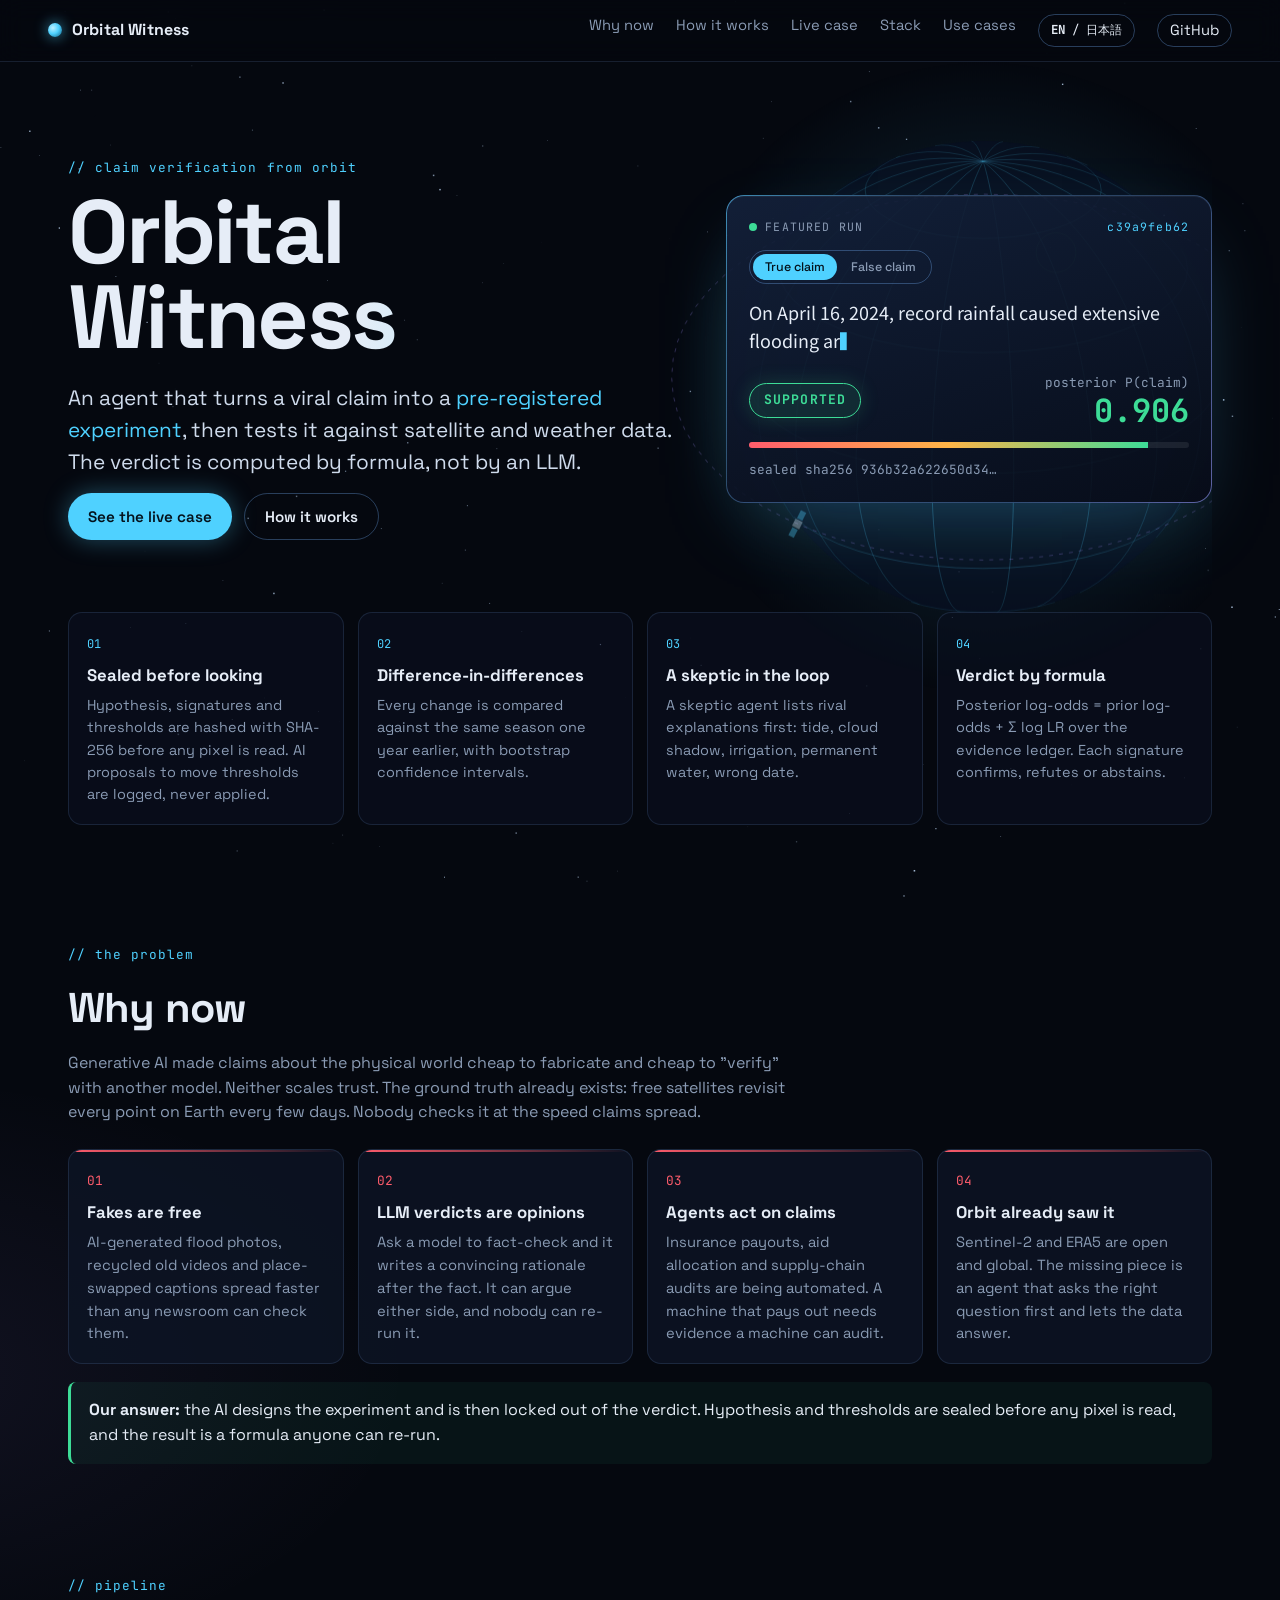
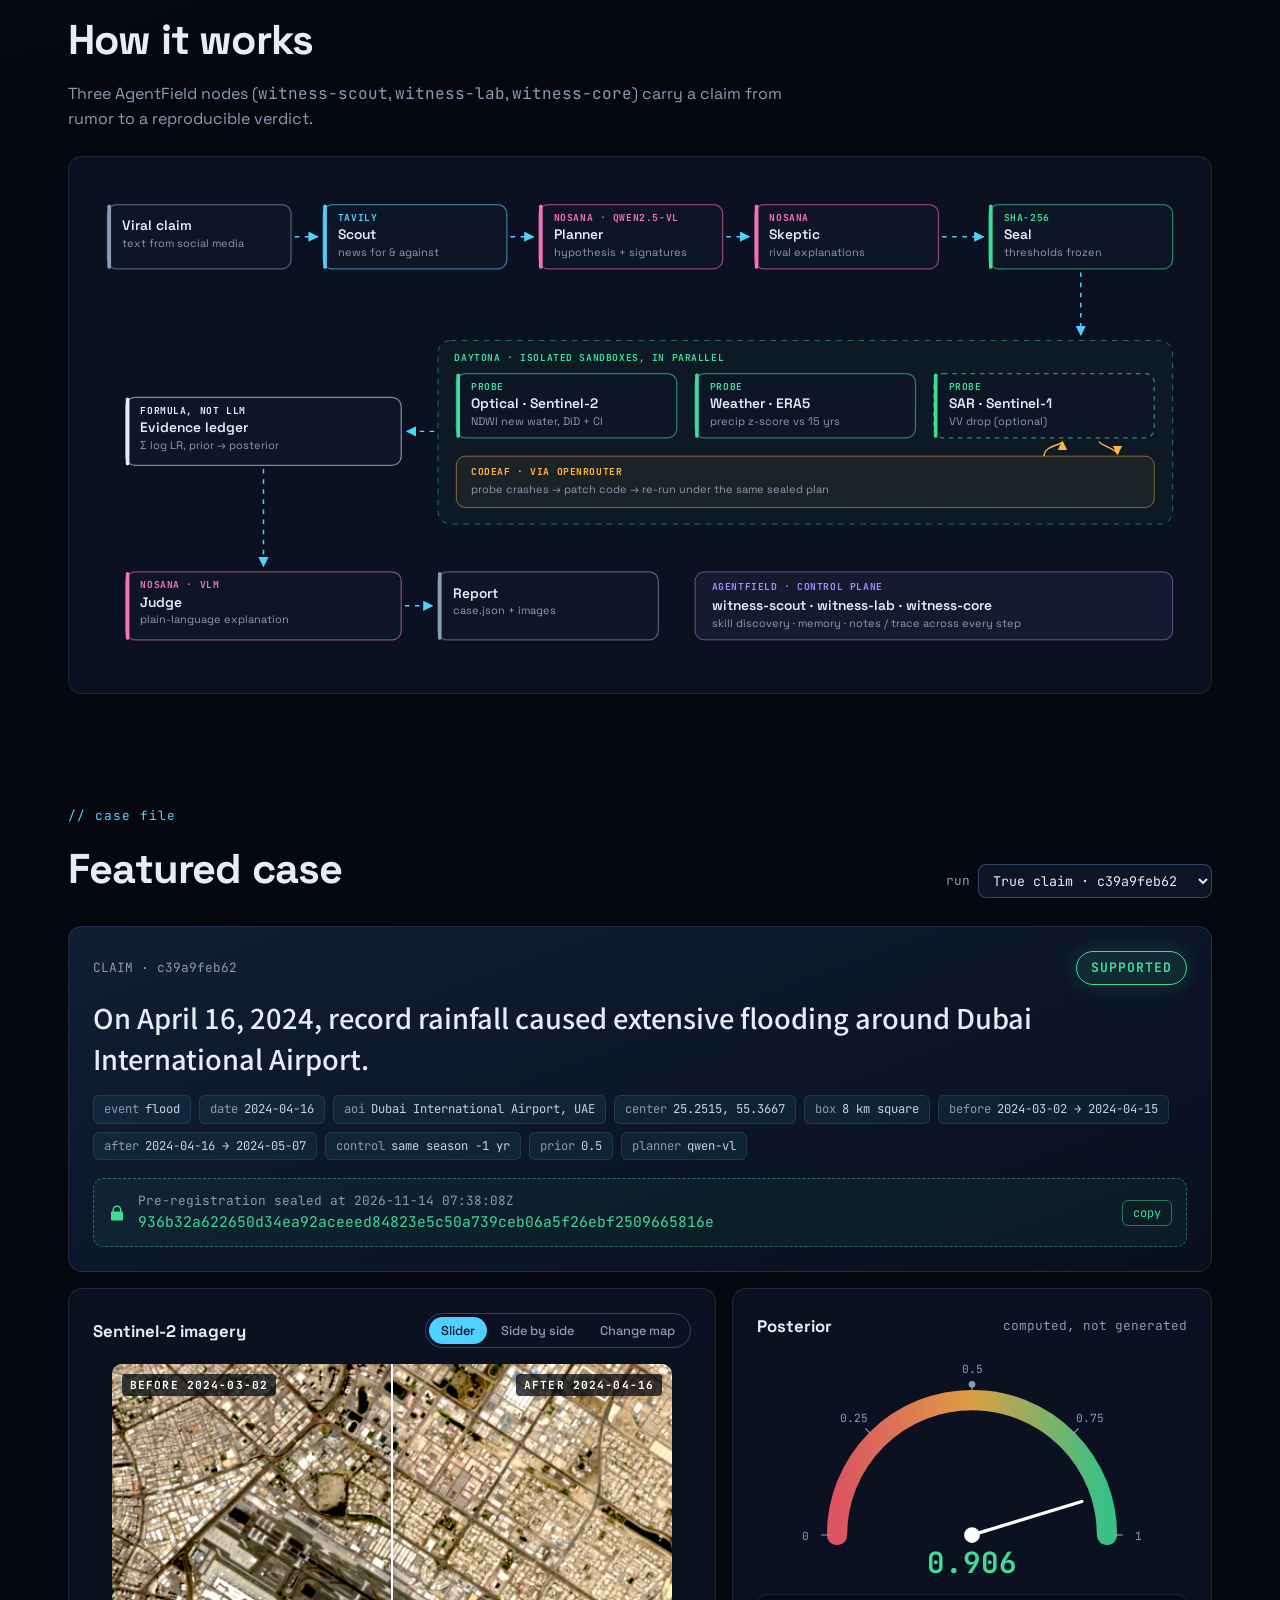
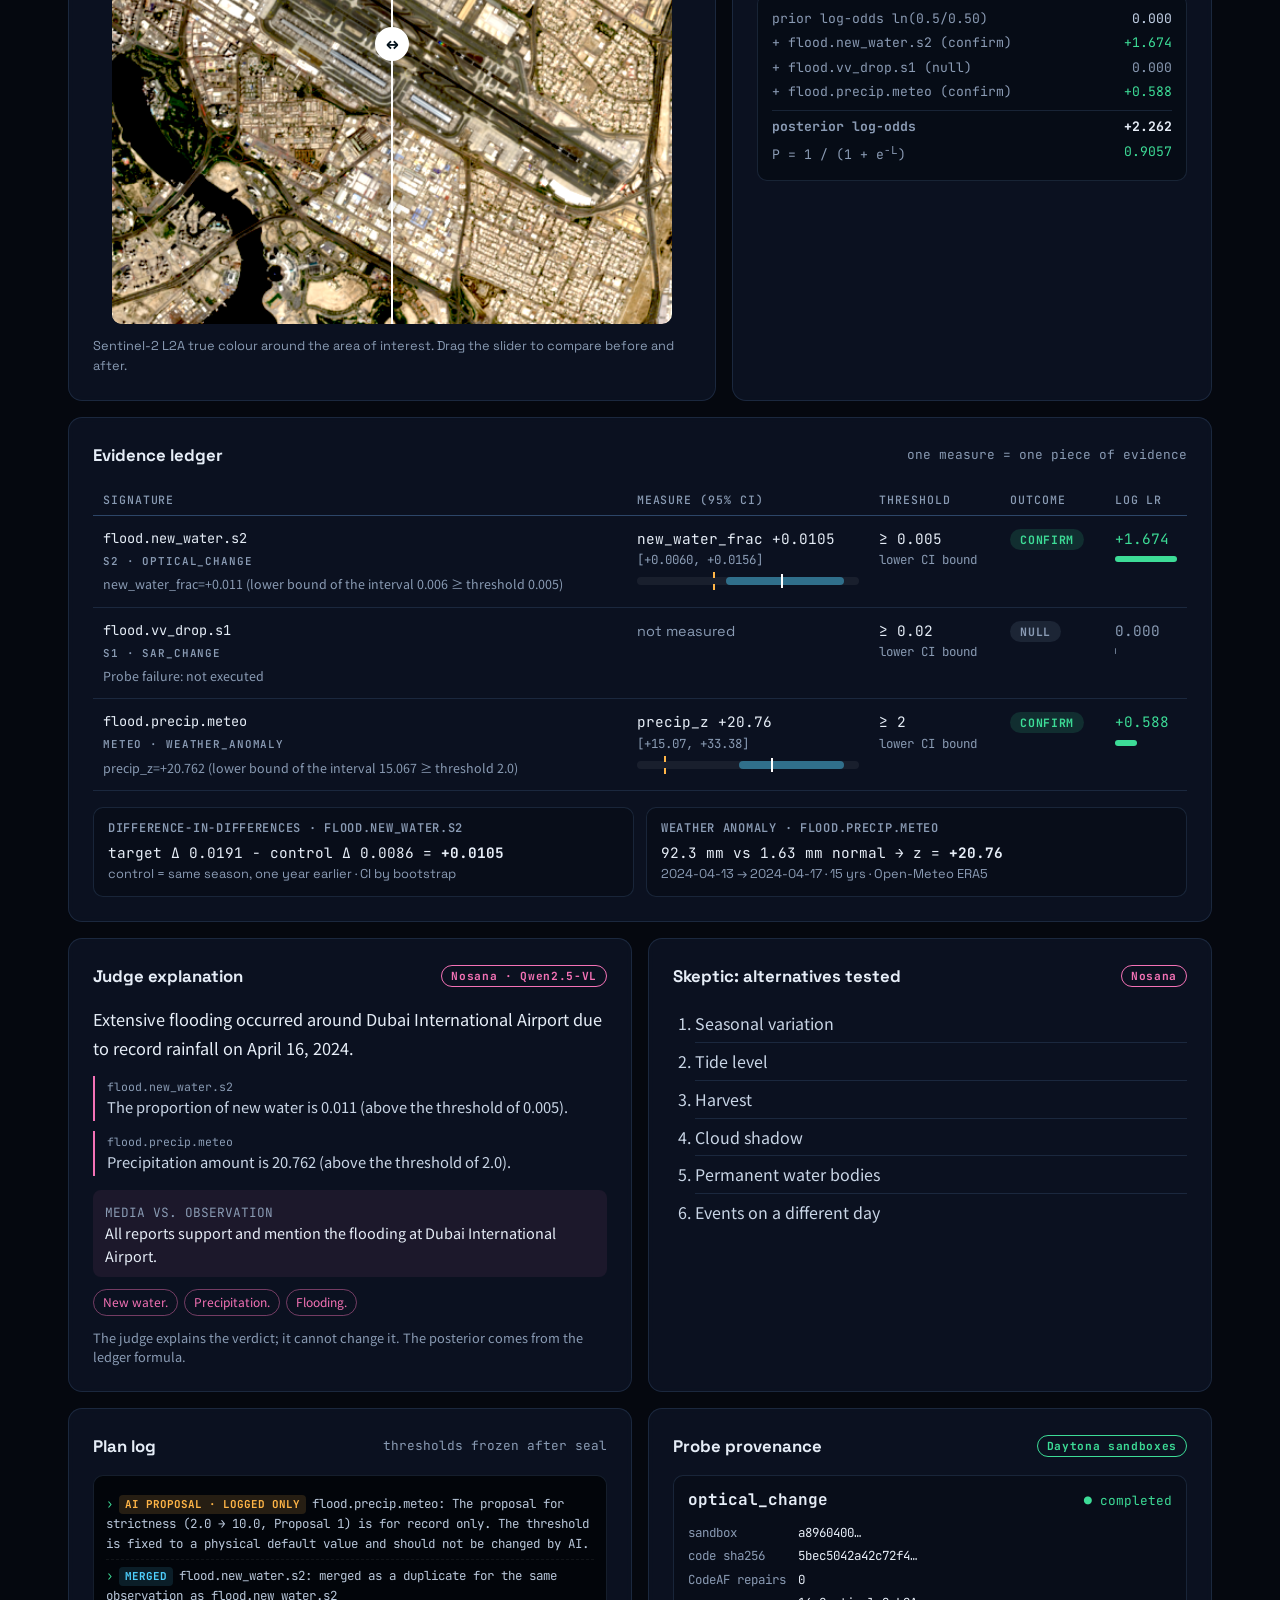
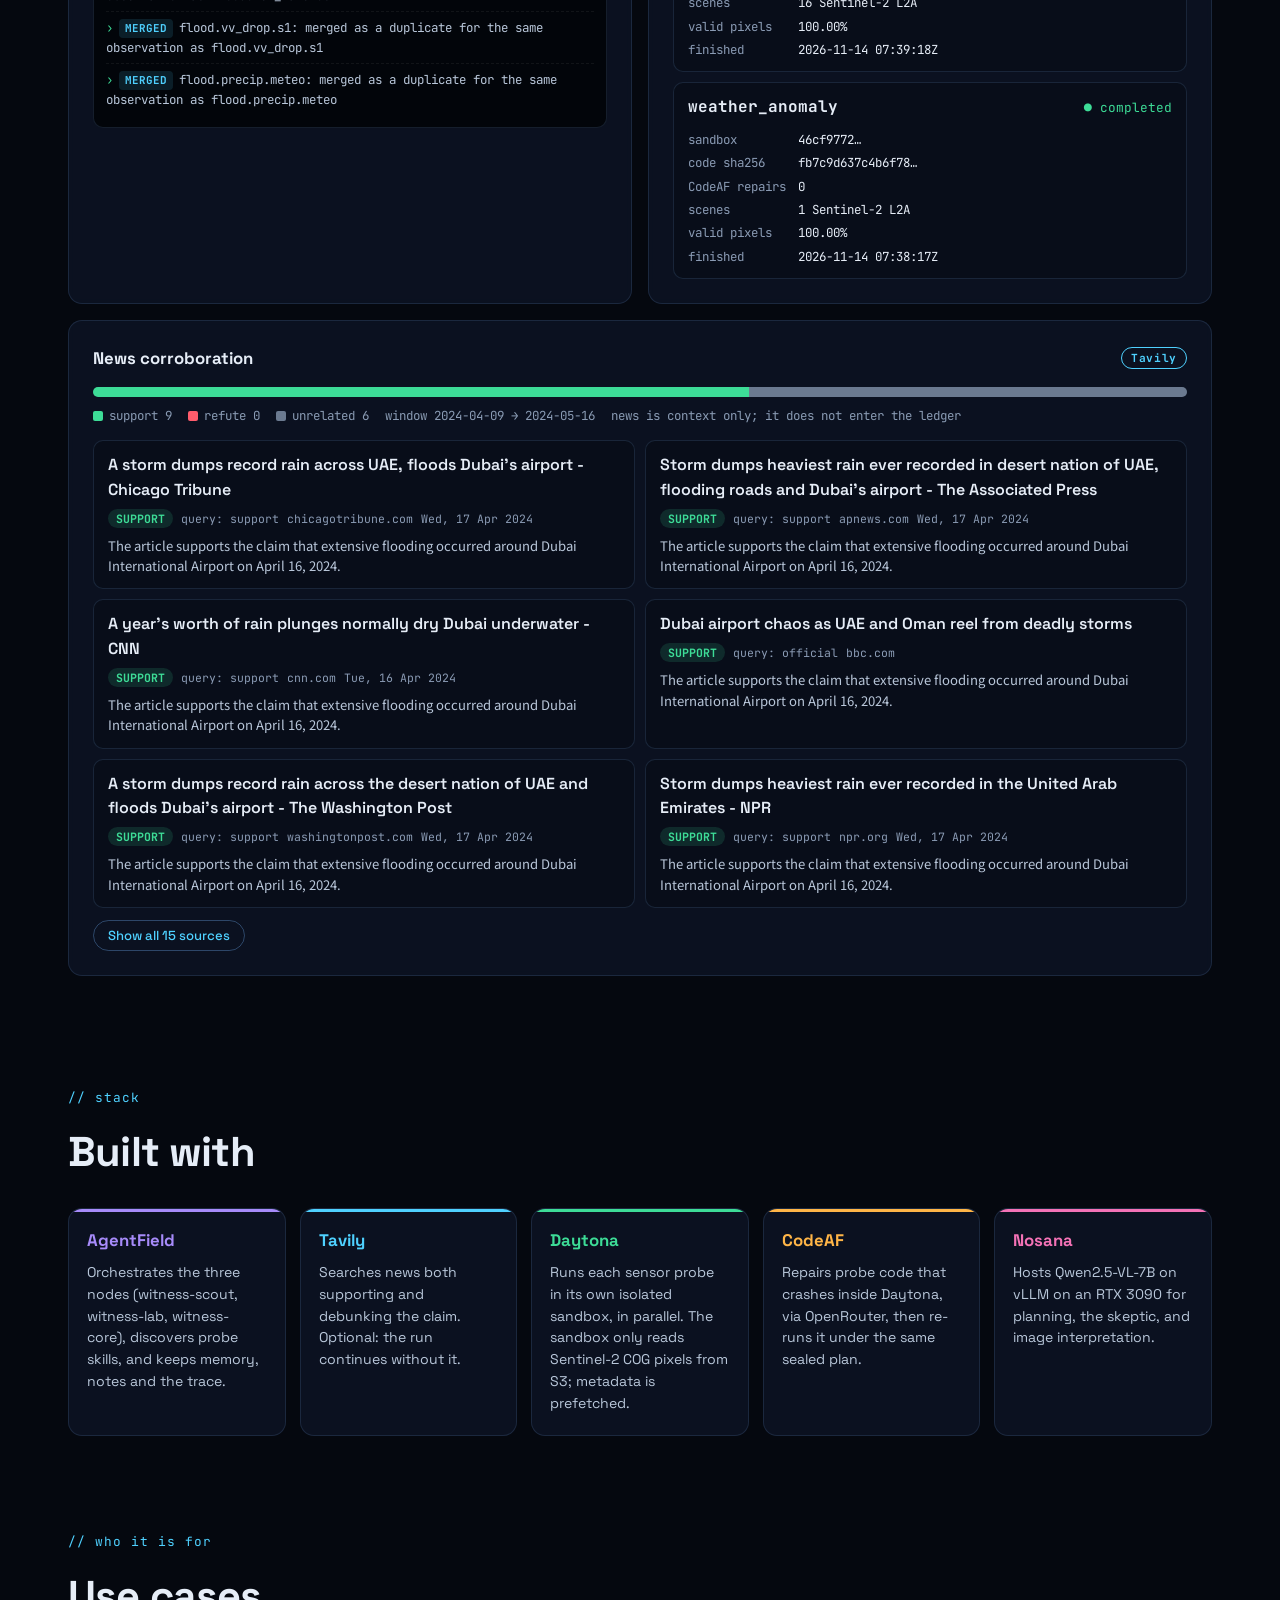
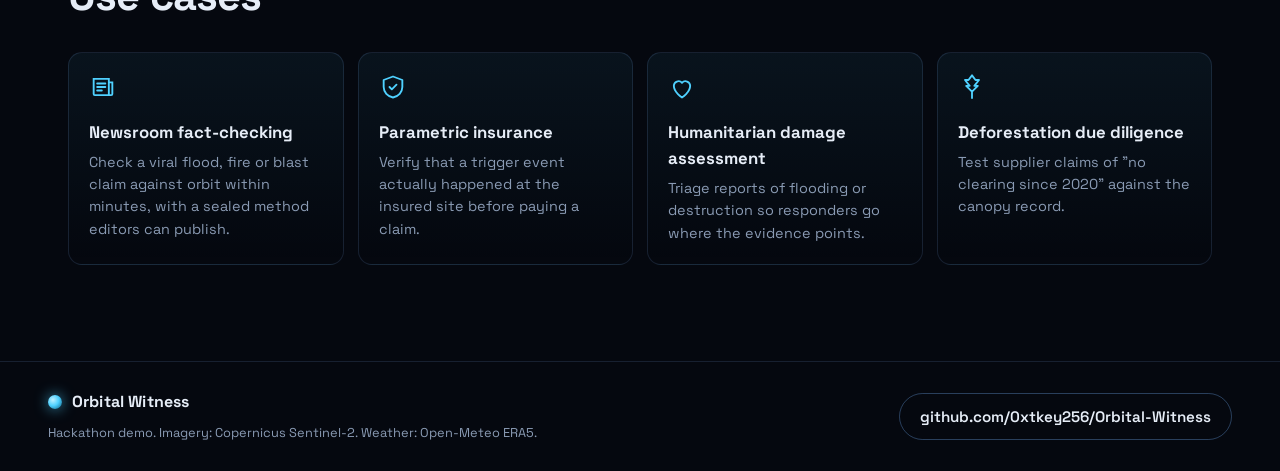
<file: index.html>
<!doctype html>
<html lang="en">
<head>
<meta charset="utf-8">
<meta name="viewport" content="width=device-width, initial-scale=1">
<title>Orbital Witness</title>
<meta name="description" content="Orbital Witness turns a viral claim into a pre-registered experiment and tests it against satellite and weather data. The verdict is computed by formula, not by an LLM.">
<meta name="theme-color" content="#05080f">
<link rel="icon" href="data:image/svg+xml,%3Csvg xmlns='http://www.w3.org/2000/svg' viewBox='0 0 32 32'%3E%3Ccircle cx='16' cy='16' r='6' fill='%234fd1ff'/%3E%3Cellipse cx='16' cy='16' rx='14' ry='5' fill='none' stroke='%234fd1ff' stroke-width='2' transform='rotate(-25 16 16)'/%3E%3C/svg%3E">
<link rel="preconnect" href="https://fonts.googleapis.com">
<link rel="preconnect" href="https://fonts.gstatic.com" crossorigin>
<link href="https://fonts.googleapis.com/css2?family=JetBrains+Mono:wght@400;500;700&family=Noto+Sans+JP:wght@400;500;700&family=Space+Grotesk:wght@400;500;600;700&display=swap" rel="stylesheet">
<link rel="stylesheet" href="css/style.css">
</head>
<body>
<div class="stars" aria-hidden="true"></div>

<header class="topbar">
  <a class="brand" href="#top"><span class="brand-orb" aria-hidden="true"></span>Orbital Witness</a>
  <nav class="nav">
    <a href="#why">Why now</a>
    <a href="#how">How it works</a>
    <a href="#case">Live case</a>
    <a href="#sponsors">Stack</a>
    <a href="#uses">Use cases</a>
    <button class="lang-toggle mono" id="lang-toggle" type="button" aria-label="Switch language">EN / 日本語</button>
    <a class="nav-gh" href="https://github.com/0xtkey256/Orbital-Witness" target="_blank" rel="noopener noreferrer">GitHub</a>
  </nav>
</header>

<main id="top">
  <!-- HERO -->
  <section class="hero">
    <div class="hero-grid">
      <div class="hero-copy">
        <p class="eyebrow mono">// claim verification from orbit</p>
        <h1>Orbital<br>Witness</h1>
        <p class="pitch" data-i18n="pitch">An agent that turns a viral claim into a <em>pre-registered experiment</em>, then tests it against satellite and weather data. The verdict is computed by formula, not by an LLM.</p>
        <div class="hero-ctas">
          <a class="btn btn-primary" href="#case">See the live case</a>
          <a class="btn btn-ghost" href="#how">How it works</a>
        </div>
      </div>
      <aside class="hero-card" id="hero-card" aria-live="polite">
        <div class="hc-head mono"><span class="dot pulse"></span> FEATURED RUN <span id="hc-run" class="hc-run"></span></div>
        <p class="hc-claim" lang="ja" id="hc-claim">Loading run…</p>
        <div class="hc-verdict">
          <span class="badge" id="hc-badge">—</span>
          <div class="hc-post">
            <span class="mono small muted">posterior P(claim)</span>
            <strong id="hc-posterior" class="mono">—</strong>
          </div>
        </div>
        <div class="hc-bar"><span id="hc-bar-fill"></span></div>
        <p class="mono small muted hc-seal">sealed sha256 <span id="hc-sha">—</span></p>
      </aside>
    </div>
    <div class="hero-pillars">
      <div class="pillar"><span class="pn mono">01</span><h3>Sealed before looking</h3><p>Hypothesis, signatures and thresholds are hashed with SHA-256 before any pixel is read. AI proposals to move thresholds are logged, never applied.</p></div>
      <div class="pillar"><span class="pn mono">02</span><h3>Difference-in-differences</h3><p>Every change is compared against the same season one year earlier, with bootstrap confidence intervals.</p></div>
      <div class="pillar"><span class="pn mono">03</span><h3>A skeptic in the loop</h3><p>A skeptic agent lists rival explanations first: tide, cloud shadow, irrigation, permanent water, wrong date.</p></div>
      <div class="pillar"><span class="pn mono">04</span><h3>Verdict by formula</h3><p>Posterior log-odds = prior log-odds + &Sigma; log LR over the evidence ledger. Each signature confirms, refutes or abstains.</p></div>
    </div>
  </section>

  <!-- WHY NOW -->
  <section class="section" id="why">
    <div class="section-head">
      <p class="eyebrow mono">// the problem</p>
      <h2>Why now</h2>
      <p class="lede" data-i18n="why_lede">Generative AI made claims about the physical world cheap to fabricate and cheap to "verify" with another model. Neither scales trust. The ground truth already exists: free satellites revisit every point on Earth every few days. Nobody checks it at the speed claims spread.</p>
    </div>
    <div class="why-grid">
      <div class="why"><span class="why-n mono">01</span><h3>Fakes are free</h3><p>AI-generated flood photos, recycled old videos and place-swapped captions spread faster than any newsroom can check them.</p></div>
      <div class="why"><span class="why-n mono">02</span><h3>LLM verdicts are opinions</h3><p>Ask a model to fact-check and it writes a convincing rationale after the fact. It can argue either side, and nobody can re-run it.</p></div>
      <div class="why"><span class="why-n mono">03</span><h3>Agents act on claims</h3><p>Insurance payouts, aid allocation and supply-chain audits are being automated. A machine that pays out needs evidence a machine can audit.</p></div>
      <div class="why"><span class="why-n mono">04</span><h3>Orbit already saw it</h3><p>Sentinel-2 and ERA5 are open and global. The missing piece is an agent that asks the right question first and lets the data answer.</p></div>
    </div>
    <p class="why-answer" data-i18n="why_answer"><strong>Our answer:</strong> the AI designs the experiment and is then locked out of the verdict. Hypothesis and thresholds are sealed before any pixel is read, and the result is a formula anyone can re-run.</p>
  </section>

  <!-- HOW IT WORKS -->
  <section class="section" id="how">
    <div class="section-head">
      <p class="eyebrow mono">// pipeline</p>
      <h2>How it works</h2>
      <p class="lede" data-i18n="how_lede">Three AgentField nodes (<span class="mono">witness-scout</span>, <span class="mono">witness-lab</span>, <span class="mono">witness-core</span>) carry a claim from rumor to a reproducible verdict.</p>
    </div>
    <div class="diagram panel">
      <div id="pipeline-wide" class="pipe pipe-wide"></div>
      <div id="pipeline-tall" class="pipe pipe-tall"></div>
    </div>
  </section>

  <!-- FEATURED CASE -->
  <section class="section" id="case">
    <div class="section-head">
      <p class="eyebrow mono">// case file</p>
      <h2>Featured case</h2>
      <div class="run-select-wrap" id="run-select-wrap" hidden>
        <label for="run-select" class="mono small muted">run</label>
        <select id="run-select"></select>
      </div>
    </div>

    <div id="case-error" class="panel error" hidden></div>

    <div id="case-body">
      <div class="panel claim-panel">
        <div class="claim-top">
          <span class="mono small muted">CLAIM · <span id="c-run"></span></span>
          <span class="badge" id="c-badge">—</span>
        </div>
        <p class="claim-text" lang="ja" id="c-claim"></p>
        <div class="chips" id="c-meta"></div>
        <div class="seal">
          <svg viewBox="0 0 24 24" width="18" height="18" aria-hidden="true"><path d="M6 10V8a6 6 0 1 1 12 0v2h1a1 1 0 0 1 1 1v10a1 1 0 0 1-1 1H5a1 1 0 0 1-1-1V11a1 1 0 0 1 1-1h1zm2 0h8V8a4 4 0 1 0-8 0v2z" fill="currentColor"/></svg>
          <div>
            <div class="mono small muted">Pre-registration sealed <span id="c-sealed-at"></span></div>
            <code class="sha" id="c-sha" title=""></code>
          </div>
          <button class="copy mono" id="c-copy" type="button">copy</button>
        </div>
      </div>

      <div class="case-grid">
        <div class="panel imagery">
          <div class="panel-head">
            <h3>Sentinel-2 imagery</h3>
            <div class="seg" role="tablist" id="img-mode">
              <button type="button" data-mode="slider" class="on">Slider</button>
              <button type="button" data-mode="side">Side by side</button>
              <button type="button" data-mode="change">Change map</button>
            </div>
          </div>
          <div id="img-stage"></div>
          <p class="small muted img-note" id="img-note"></p>
        </div>

        <div class="panel gauge-panel">
          <div class="panel-head"><h3>Posterior</h3><span class="mono small muted">computed, not generated</span></div>
          <div id="gauge"></div>
          <div class="formula mono" id="formula"></div>
        </div>
      </div>

      <div class="panel">
        <div class="panel-head"><h3>Evidence ledger</h3><span class="mono small muted">one measure = one piece of evidence</span></div>
        <div class="table-wrap">
          <table class="ledger" id="ledger">
            <thead><tr><th>Signature</th><th>Measure (95% CI)</th><th>Threshold</th><th>Outcome</th><th>log LR</th></tr></thead>
            <tbody></tbody>
          </table>
        </div>
        <div class="did" id="did"></div>
      </div>

      <div class="two-col">
        <div class="panel">
          <div class="panel-head"><h3>Judge explanation</h3><span class="tag tag-nosana">Nosana · Qwen2.5-VL</span></div>
          <div id="explain" lang="ja"></div>
        </div>
        <div class="panel">
          <div class="panel-head"><h3>Skeptic: alternatives tested</h3><span class="tag tag-nosana">Nosana</span></div>
          <ol class="alts" id="alts" lang="ja"></ol>
        </div>
      </div>

      <div class="two-col">
        <div class="panel">
          <div class="panel-head"><h3>Plan log</h3><span class="mono small muted">thresholds frozen after seal</span></div>
          <ul class="planlog mono" id="planlog" lang="ja"></ul>
        </div>
        <div class="panel">
          <div class="panel-head"><h3>Probe provenance</h3><span class="tag tag-daytona">Daytona sandboxes</span></div>
          <div id="probes"></div>
        </div>
      </div>

      <div class="panel" id="news-panel">
        <div class="panel-head"><h3>News corroboration</h3><span class="tag tag-tavily">Tavily</span></div>
        <div id="stance"></div>
        <ul class="news" id="news"></ul>
      </div>
    </div>
  </section>

  <!-- SPONSORS -->
  <section class="section" id="sponsors">
    <div class="section-head">
      <p class="eyebrow mono">// stack</p>
      <h2>Built with</h2>
    </div>
    <div class="sponsors">
      <article class="sponsor s-agentfield"><span class="s-name">AgentField</span><p>Orchestrates the three nodes (witness-scout, witness-lab, witness-core), discovers probe skills, and keeps memory, notes and the trace.</p></article>
      <article class="sponsor s-tavily"><span class="s-name">Tavily</span><p>Searches news both supporting and debunking the claim. Optional: the run continues without it.</p></article>
      <article class="sponsor s-daytona"><span class="s-name">Daytona</span><p>Runs each sensor probe in its own isolated sandbox, in parallel. The sandbox only reads Sentinel-2 COG pixels from S3; metadata is prefetched.</p></article>
      <article class="sponsor s-codeaf"><span class="s-name">CodeAF</span><p>Repairs probe code that crashes inside Daytona, via OpenRouter, then re-runs it under the same sealed plan.</p></article>
      <article class="sponsor s-nosana"><span class="s-name">Nosana</span><p>Hosts Qwen2.5-VL-7B on vLLM on an RTX 3090 for planning, the skeptic, and image interpretation.</p></article>
    </div>
  </section>

  <!-- USE CASES -->
  <section class="section" id="uses">
    <div class="section-head">
      <p class="eyebrow mono">// who it is for</p>
      <h2>Use cases</h2>
    </div>
    <div class="uses">
      <div class="use"><svg viewBox="0 0 24 24" aria-hidden="true"><path d="M4 5h13v14H5a1 1 0 0 1-1-1V5zm13 3h3v10a1 1 0 0 1-1 1h-2M7 9h7M7 12h7M7 15h4" fill="none" stroke="currentColor" stroke-width="1.6" stroke-linecap="round"/></svg><h3>Newsroom fact-checking</h3><p>Check a viral flood, fire or blast claim against orbit within minutes, with a sealed method editors can publish.</p></div>
      <div class="use"><svg viewBox="0 0 24 24" aria-hidden="true"><path d="M12 3l8 3v6c0 4.5-3.4 8-8 9-4.6-1-8-4.5-8-9V6l8-3zm-3 9l2 2 4-4" fill="none" stroke="currentColor" stroke-width="1.6" stroke-linecap="round" stroke-linejoin="round"/></svg><h3>Parametric insurance</h3><p>Verify that a trigger event actually happened at the insured site before paying a claim.</p></div>
      <div class="use"><svg viewBox="0 0 24 24" aria-hidden="true"><path d="M12 21s-7-4.4-7-10a4 4 0 0 1 7-2.6A4 4 0 0 1 19 11c0 5.6-7 10-7 10z" fill="none" stroke="currentColor" stroke-width="1.6" stroke-linejoin="round"/></svg><h3>Humanitarian damage assessment</h3><p>Triage reports of flooding or destruction so responders go where the evidence points.</p></div>
      <div class="use"><svg viewBox="0 0 24 24" aria-hidden="true"><path d="M12 22v-6m0 0l-5-5h3L6 6h3L12 2l3 4h3l-4 5h3l-5 5z" fill="none" stroke="currentColor" stroke-width="1.6" stroke-linejoin="round"/></svg><h3>Deforestation due diligence</h3><p>Test supplier claims of "no clearing since 2020" against the canopy record.</p></div>
    </div>
  </section>
</main>

<footer class="footer">
  <div>
    <span class="brand"><span class="brand-orb" aria-hidden="true"></span>Orbital Witness</span>
    <p class="small muted">Hackathon demo. Imagery: Copernicus Sentinel-2. Weather: Open-Meteo ERA5.</p>
  </div>
  <a class="btn btn-ghost" href="https://github.com/0xtkey256/Orbital-Witness" target="_blank" rel="noopener noreferrer">github.com/0xtkey256/Orbital-Witness</a>
</footer>

<script src="js/i18n.js"></script>
<script src="js/motion.js"></script>
<script src="js/pipeline.js"></script>
<script src="js/app.js"></script>
</body>
</html>
</file>
<file: css/style.css>
:root {
  --bg: #05080f;
  --bg2: #0a1020;
  --panel: rgba(13, 21, 38, 0.78);
  --panel-solid: #0d1526;
  --line: rgba(120, 160, 220, 0.16);
  --line-strong: rgba(120, 180, 255, 0.32);
  --text: #e6edf7;
  --muted: #8a9bb4;
  --cyan: #4fd1ff;
  --green: #3ddc97;
  --amber: #ffb547;
  --red: #ff5c6c;
  --violet: #a78bfa;
  --pink: #f472b6;
  --grey: #6b7a90;
  --c-agentfield: #a78bfa;
  --c-tavily: #4fd1ff;
  --c-daytona: #3ddc97;
  --c-codeaf: #ffb547;
  --c-nosana: #f472b6;
  --radius: 14px;
  --sans: "Space Grotesk", "Noto Sans JP", system-ui, sans-serif;
  --jp: "Noto Sans JP", "Space Grotesk", sans-serif;
  --mono: "JetBrains Mono", ui-monospace, SFMono-Regular, Menlo, monospace;
  color-scheme: dark;
}

* { box-sizing: border-box; }
html { scroll-behavior: smooth; scroll-padding-top: 72px; }
body {
  margin: 0;
  background:
    radial-gradient(1200px 600px at 85% -10%, rgba(79, 209, 255, 0.12), transparent 60%),
    radial-gradient(900px 500px at -10% 20%, rgba(167, 139, 250, 0.08), transparent 60%),
    var(--bg);
  color: var(--text);
  font-family: var(--sans);
  font-size: 16px;
  line-height: 1.55;
  overflow-x: hidden;
  -webkit-font-smoothing: antialiased;
}
[lang="ja"] { font-family: var(--jp); }
a { color: var(--cyan); text-decoration: none; }
a:hover { text-decoration: underline; }
img { max-width: 100%; display: block; }
.mono { font-family: var(--mono); }
.small { font-size: 0.8rem; }
.muted { color: var(--muted); }

.stars {
  position: fixed; inset: 0; z-index: -1; pointer-events: none; opacity: 0.55;
  background-image:
    radial-gradient(1px 1px at 12% 18%, #fff8, transparent),
    radial-gradient(1px 1px at 72% 12%, #fff6, transparent),
    radial-gradient(1px 1px at 33% 64%, #fff5, transparent),
    radial-gradient(1px 1px at 88% 48%, #fff7, transparent),
    radial-gradient(1px 1px at 52% 86%, #fff4, transparent),
    radial-gradient(1px 1px at 6% 82%, #fff5, transparent),
    radial-gradient(1px 1px at 62% 38%, #fff3, transparent),
    linear-gradient(rgba(79, 209, 255, 0.035) 1px, transparent 1px),
    linear-gradient(90deg, rgba(79, 209, 255, 0.035) 1px, transparent 1px);
  background-size: auto, auto, auto, auto, auto, auto, auto, 48px 48px, 48px 48px;
}

/* top bar */
.topbar {
  position: sticky; top: 0; z-index: 20;
  display: flex; align-items: center; justify-content: space-between; gap: 16px;
  padding: 14px clamp(16px, 4vw, 48px);
  background: rgba(5, 8, 15, 0.72);
  backdrop-filter: blur(12px); -webkit-backdrop-filter: blur(12px);
  border-bottom: 1px solid var(--line);
}
.brand { display: inline-flex; align-items: center; gap: 10px; font-weight: 700; color: var(--text); letter-spacing: 0.01em; }
.brand:hover { text-decoration: none; }
.brand-orb {
  width: 14px; height: 14px; border-radius: 50%;
  background: radial-gradient(circle at 35% 35%, #bdf0ff, var(--cyan) 45%, #0b5d80);
  box-shadow: 0 0 14px rgba(79, 209, 255, 0.7);
}
.nav { display: flex; gap: 22px; font-size: 0.92rem; }
.nav a { color: var(--muted); }
.nav a:hover { color: var(--text); text-decoration: none; }
.nav-gh { color: var(--text) !important; border: 1px solid var(--line-strong); padding: 4px 12px; border-radius: 999px; }

main { padding: 0 clamp(16px, 4vw, 48px); max-width: 1240px; margin: 0 auto; }

/* hero */
.hero { padding: clamp(40px, 8vw, 96px) 0 24px; }
.hero-grid { display: grid; grid-template-columns: 1.25fr 1fr; gap: clamp(24px, 4vw, 56px); align-items: center; }
.eyebrow { color: var(--cyan); font-size: 0.8rem; letter-spacing: 0.08em; margin: 0 0 12px; }
h1 {
  font-size: clamp(2.8rem, 8vw, 5.6rem); line-height: 0.95; margin: 0 0 22px; letter-spacing: -0.03em;
  background: linear-gradient(180deg, #fff 0%, #a9dfff 60%, #4fd1ff 100%);
  -webkit-background-clip: text; background-clip: text; color: transparent;
}
h2 { font-size: clamp(1.8rem, 4vw, 2.6rem); margin: 0; letter-spacing: -0.02em; }
h3 { font-size: 1.05rem; margin: 0; letter-spacing: 0; }
.pitch { font-size: clamp(1.05rem, 1.8vw, 1.3rem); color: #cfdbec; margin: 0 0 14px; max-width: 38em; }
.pitch em { color: var(--cyan); font-style: normal; }
.pitch-jp { color: var(--muted); margin: 0 0 28px; font-size: 1rem; border-left: 2px solid var(--cyan); padding-left: 12px; }
.hero-ctas { display: flex; gap: 12px; flex-wrap: wrap; }
.btn { display: inline-flex; align-items: center; padding: 11px 20px; border-radius: 999px; font-weight: 600; font-size: 0.95rem; transition: transform .15s, box-shadow .15s, background .15s; overflow-wrap: anywhere; }
.btn:hover { text-decoration: none; transform: translateY(-1px); }
.btn-primary { background: var(--cyan); color: #04121c; box-shadow: 0 0 24px rgba(79, 209, 255, 0.35); }
.btn-ghost { border: 1px solid var(--line-strong); color: var(--text); }
.btn-ghost:hover { background: rgba(79, 209, 255, 0.08); }

.hero-card {
  position: relative; padding: 22px; border-radius: 18px;
  background: linear-gradient(160deg, rgba(20, 34, 60, 0.9), rgba(8, 13, 25, 0.9));
  border: 1px solid var(--line-strong);
  box-shadow: 0 30px 80px -30px rgba(79, 209, 255, 0.35), inset 0 1px 0 rgba(255,255,255,0.05);
}
.hero-card::before {
  content: ""; position: absolute; inset: -1px; border-radius: 18px; pointer-events: none;
  background: linear-gradient(120deg, rgba(79,209,255,0.5), transparent 30%, transparent 70%, rgba(167,139,250,0.4));
  -webkit-mask: linear-gradient(#000 0 0) content-box, linear-gradient(#000 0 0); -webkit-mask-composite: xor; mask-composite: exclude; padding: 1px;
}
.hc-head { display: flex; align-items: center; gap: 8px; font-size: 0.72rem; color: var(--muted); letter-spacing: 0.1em; }
.hc-run { margin-left: auto; color: var(--cyan); }
.dot { width: 8px; height: 8px; border-radius: 50%; background: var(--green); display: inline-block; }
.pulse { animation: pulse 1.8s infinite; }
@keyframes pulse { 0% { box-shadow: 0 0 0 0 rgba(61,220,151,0.6); } 70% { box-shadow: 0 0 0 8px rgba(61,220,151,0); } 100% { box-shadow: 0 0 0 0 rgba(61,220,151,0); } }
.hc-claim { font-size: 1.12rem; line-height: 1.6; margin: 14px 0 18px; }
.hc-verdict { display: flex; align-items: center; justify-content: space-between; gap: 12px; flex-wrap: wrap; }
.hc-post { text-align: right; display: flex; flex-direction: column; }
.hc-post strong { font-size: 2rem; line-height: 1.1; }
.hc-bar { height: 6px; border-radius: 6px; background: rgba(255,255,255,0.08); margin: 14px 0 12px; overflow: hidden; }
.hc-bar span { display: block; height: 100%; width: 0; background: linear-gradient(90deg, var(--red), var(--amber) 50%, var(--green)); transition: width 1.2s cubic-bezier(.2,.8,.2,1); }
.hc-seal { margin: 0; overflow-wrap: anywhere; }

.badge {
  display: inline-flex; align-items: center; gap: 6px; padding: 6px 14px; border-radius: 999px;
  font-family: var(--mono); font-weight: 700; font-size: 0.82rem; letter-spacing: 0.08em; text-transform: uppercase;
  border: 1px solid currentColor; color: var(--muted);
}
.badge.supported { color: var(--green); background: rgba(61,220,151,0.1); box-shadow: 0 0 20px rgba(61,220,151,0.18); }
.badge.refuted { color: var(--red); background: rgba(255,92,108,0.1); }
.badge.inconclusive, .badge.uncertain { color: var(--amber); background: rgba(255,181,71,0.1); }

.hero-pillars { display: grid; grid-template-columns: repeat(4, 1fr); gap: 14px; margin-top: clamp(40px, 6vw, 72px); }
.pillar { padding: 18px; border-radius: var(--radius); border: 1px solid var(--line); background: rgba(10, 16, 32, 0.6); }
.pillar .pn { color: var(--cyan); font-size: 0.75rem; }
.pillar h3 { margin: 6px 0 6px; }
.pillar p { margin: 0; color: var(--muted); font-size: 0.9rem; }

/* sections */
.section { padding: clamp(48px, 8vw, 96px) 0 0; }
.section-head { margin-bottom: 24px; position: relative; }
.lede { color: var(--muted); max-width: 46em; margin: 10px 0 0; }
.panel { background: var(--panel); border: 1px solid var(--line); border-radius: var(--radius); padding: clamp(16px, 2.4vw, 24px); margin-bottom: 16px; backdrop-filter: blur(4px); min-width: 0; }
.panel-head { display: flex; align-items: center; justify-content: space-between; gap: 12px; flex-wrap: wrap; margin-bottom: 16px; }
.error { border-color: var(--red); color: var(--red); }

/* pipeline */
.diagram { padding: clamp(10px, 2vw, 20px); overflow: hidden; }
.pipe svg { width: 100%; height: auto; display: block; }
.pipe-tall { display: none; }
.pipe text { font-family: var(--sans); fill: var(--text); }
.pipe .t-sub { fill: var(--muted); font-size: 12px; }
.pipe .t-sp { font-family: var(--mono); font-size: 10.5px; font-weight: 700; letter-spacing: 0.06em; }
.pipe .t-title { font-size: 15px; font-weight: 600; }
.pipe .flow { stroke-dasharray: 5 6; animation: flow 1.2s linear infinite; }
@keyframes flow { to { stroke-dashoffset: -22; } }

/* case */
.run-select-wrap { position: absolute; right: 0; bottom: 4px; display: flex; gap: 8px; align-items: center; }
select { background: var(--panel-solid); color: var(--text); border: 1px solid var(--line-strong); border-radius: 8px; padding: 6px 10px; font-family: var(--mono); max-width: 70vw; }
.claim-panel { background: linear-gradient(160deg, rgba(20, 34, 60, 0.85), rgba(10, 16, 32, 0.85)); }
.claim-top { display: flex; justify-content: space-between; align-items: center; gap: 12px; flex-wrap: wrap; }
.claim-text { font-size: clamp(1.2rem, 2.6vw, 1.7rem); line-height: 1.5; margin: 12px 0 16px; font-weight: 500; }
.chips { display: flex; flex-wrap: wrap; gap: 8px; margin-bottom: 18px; }
.chip { font-family: var(--mono); font-size: 0.76rem; padding: 4px 10px; border-radius: 6px; background: rgba(79, 209, 255, 0.07); border: 1px solid var(--line); color: #c4d3e8; overflow-wrap: anywhere; }
.chip b { color: var(--muted); font-weight: 400; margin-right: 6px; }
.seal { display: flex; align-items: center; gap: 12px; padding: 12px 14px; border-radius: 10px; background: rgba(61, 220, 151, 0.06); border: 1px dashed rgba(61, 220, 151, 0.45); color: var(--green); }
.seal > div { min-width: 0; flex: 1; }
.sha { display: block; font-family: var(--mono); color: var(--green); font-size: 0.92rem; overflow-wrap: anywhere; }
.copy { background: transparent; color: var(--green); border: 1px solid rgba(61,220,151,0.5); border-radius: 6px; padding: 4px 10px; cursor: pointer; font-size: 0.75rem; }
.copy:hover { background: rgba(61,220,151,0.12); }

.case-grid { display: grid; grid-template-columns: 1.35fr 1fr; gap: 16px; }
.case-grid > .panel { margin-bottom: 16px; }
.two-col { display: grid; grid-template-columns: 1fr 1fr; gap: 16px; }
.two-col > .panel { margin-bottom: 16px; }

.seg { display: inline-flex; border: 1px solid var(--line-strong); border-radius: 999px; padding: 3px; gap: 2px; flex-wrap: wrap; }
.seg button { background: transparent; color: var(--muted); border: 0; border-radius: 999px; padding: 5px 12px; font: 500 0.8rem var(--sans); cursor: pointer; }
.seg button.on { background: var(--cyan); color: #04121c; }

.compare { position: relative; border-radius: 10px; overflow: hidden; aspect-ratio: 1 / 1; max-height: 560px; margin: 0 auto; background: #000; user-select: none; touch-action: pan-y; }
.compare img { position: absolute; inset: 0; width: 100%; height: 100%; object-fit: cover; }
.compare .over { clip-path: inset(0 50% 0 0); }
.compare .handle { position: absolute; top: 0; bottom: 0; left: 50%; width: 2px; background: #fff; box-shadow: 0 0 12px rgba(0,0,0,0.6); transform: translateX(-1px); pointer-events: none; }
.compare .handle::after { content: "\2194"; position: absolute; top: 50%; left: 50%; transform: translate(-50%, -50%); width: 34px; height: 34px; border-radius: 50%; background: #fff; color: #04121c; display: grid; place-items: center; font-size: 16px; font-weight: 700; }
.compare input[type=range] { position: absolute; inset: 0; width: 100%; height: 100%; opacity: 0; cursor: ew-resize; margin: 0; }
.img-label { position: absolute; top: 10px; font: 700 0.7rem var(--mono); letter-spacing: 0.1em; padding: 4px 8px; border-radius: 4px; background: rgba(5,8,15,0.75); color: #fff; pointer-events: none; }
.img-label.l { left: 10px; } .img-label.r { right: 10px; }
.side { display: grid; grid-template-columns: 1fr 1fr; gap: 10px; }
.side figure, .single figure { margin: 0; position: relative; border-radius: 10px; overflow: hidden; }
.single figure { max-width: 560px; margin: 0 auto; }
.side figcaption, .single figcaption { position: absolute; top: 8px; left: 8px; font: 700 0.7rem var(--mono); letter-spacing: 0.1em; padding: 4px 8px; border-radius: 4px; background: rgba(5,8,15,0.75); }
.img-note { margin: 12px 0 0; }
.noimg { padding: 40px; text-align: center; color: var(--muted); border: 1px dashed var(--line-strong); border-radius: 10px; }

#gauge svg { width: 100%; max-width: 360px; display: block; margin: 0 auto; }
.formula { margin-top: 14px; font-size: 0.82rem; color: #c4d3e8; background: rgba(0,0,0,0.3); border: 1px solid var(--line); border-radius: 10px; padding: 12px 14px; overflow-wrap: anywhere; }
.formula .row { display: flex; justify-content: space-between; gap: 10px; padding: 2px 0; }
.formula .row span:first-child { color: var(--muted); min-width: 0; overflow-wrap: anywhere; }
.formula .sum { border-top: 1px solid var(--line); margin-top: 6px; padding-top: 6px; color: var(--text); font-weight: 700; }
.pos { color: var(--green); } .neg { color: var(--red); } .zero { color: var(--muted); }

.table-wrap { overflow-x: auto; -webkit-overflow-scrolling: touch; }
.ledger { width: 100%; border-collapse: collapse; font-size: 0.9rem; }
.ledger th { text-align: left; font: 500 0.72rem var(--mono); letter-spacing: 0.08em; text-transform: uppercase; color: var(--muted); padding: 8px 10px; border-bottom: 1px solid var(--line-strong); }
.ledger td { padding: 12px 10px; border-bottom: 1px solid var(--line); vertical-align: top; }
.ledger .sig { font-family: var(--mono); font-size: 0.85rem; }
.ledger .sensor { display: inline-block; margin-top: 4px; font: 600 0.68rem var(--mono); color: var(--muted); text-transform: uppercase; letter-spacing: 0.08em; }
.ledger .reason { color: var(--muted); font-size: 0.78rem; margin-top: 4px; }
.ledger .val { font-family: var(--mono); }
.ci { display: block; color: var(--muted); font-size: 0.78rem; font-family: var(--mono); }
.cibar { position: relative; height: 8px; margin-top: 8px; background: rgba(255,255,255,0.06); border-radius: 4px; min-width: 120px; }
.cibar .rng { position: absolute; top: 0; bottom: 0; background: rgba(79,209,255,0.45); border-radius: 4px; }
.cibar .pt { position: absolute; top: -3px; width: 2px; height: 14px; background: #fff; }
.cibar .th { position: absolute; top: -5px; width: 0; height: 18px; border-left: 2px dashed var(--amber); }
.pill { display: inline-block; padding: 3px 10px; border-radius: 999px; font: 700 0.72rem var(--mono); text-transform: uppercase; letter-spacing: 0.06em; }
.pill.confirm { background: rgba(61,220,151,0.14); color: var(--green); }
.pill.refute { background: rgba(255,92,108,0.14); color: var(--red); }
.pill.null { background: rgba(138,155,180,0.14); color: var(--muted); }
.llr { font-family: var(--mono); white-space: nowrap; }
.llrbar { height: 6px; border-radius: 3px; margin-top: 6px; background: var(--green); }
.did { display: grid; grid-template-columns: repeat(auto-fit, minmax(220px, 1fr)); gap: 12px; margin-top: 16px; }
.did .card { border: 1px solid var(--line); border-radius: 10px; padding: 12px 14px; background: rgba(0,0,0,0.2); }
.did .card h4 { margin: 0 0 6px; font: 600 0.75rem var(--mono); letter-spacing: 0.06em; color: var(--muted); text-transform: uppercase; }
.did .eq { font-family: var(--mono); font-size: 0.9rem; overflow-wrap: anywhere; }

#explain .summary { font-size: 1.02rem; line-height: 1.75; margin: 0 0 14px; }
#explain .sigline { border-left: 2px solid var(--pink); padding: 2px 0 2px 12px; margin: 10px 0; color: #c9d5e6; font-size: 0.92rem; }
#explain .sigline code { display: block; font-family: var(--mono); font-size: 0.72rem; color: var(--muted); }
#explain .mvo { margin-top: 14px; padding: 10px 12px; border-radius: 8px; background: rgba(244,114,182,0.07); font-size: 0.9rem; }
.flags { display: flex; gap: 6px; flex-wrap: wrap; margin-top: 12px; }
.flag { font-size: 0.75rem; padding: 3px 9px; border-radius: 999px; border: 1px solid rgba(244,114,182,0.45); color: var(--pink); }
.alts { margin: 0; padding-left: 1.4em; }
.alts li { padding: 6px 0; border-bottom: 1px solid var(--line); color: #c9d5e6; }
.alts li:last-child { border-bottom: 0; }

.planlog { list-style: none; margin: 0; padding: 12px; background: #02050a; border: 1px solid var(--line); border-radius: 10px; font-size: 0.78rem; max-height: 340px; overflow-y: auto; }
.planlog li { padding: 6px 0; border-bottom: 1px dashed rgba(255,255,255,0.06); color: #b9c7da; overflow-wrap: anywhere; }
.planlog li:last-child { border-bottom: 0; }
.planlog .ts { color: var(--green); margin-right: 6px; }
.planlog .lo { display: inline-block; margin-right: 6px; padding: 1px 6px; border-radius: 4px; background: rgba(255,181,71,0.14); color: var(--amber); font-weight: 700; font-size: 0.68rem; }
.planlog .mg { display: inline-block; margin-right: 6px; padding: 1px 6px; border-radius: 4px; background: rgba(79,209,255,0.12); color: var(--cyan); font-weight: 700; font-size: 0.68rem; }

.probe { border: 1px solid var(--line); border-radius: 10px; padding: 12px 14px; margin-bottom: 10px; background: rgba(0,0,0,0.2); }
.probe:last-child { margin-bottom: 0; }
.probe-top { display: flex; justify-content: space-between; align-items: center; gap: 8px; flex-wrap: wrap; }
.probe-name { font-family: var(--mono); font-weight: 700; }
.probe dl { display: grid; grid-template-columns: auto 1fr; gap: 4px 12px; margin: 10px 0 0; font-size: 0.78rem; }
.probe dt { color: var(--muted); font-family: var(--mono); }
.probe dd { margin: 0; font-family: var(--mono); overflow-wrap: anywhere; min-width: 0; }
.ok { color: var(--green); } .bad { color: var(--red); }

.tag { font: 700 0.7rem var(--mono); letter-spacing: 0.06em; padding: 3px 9px; border-radius: 999px; border: 1px solid currentColor; }
.tag-nosana { color: var(--c-nosana); } .tag-daytona { color: var(--c-daytona); } .tag-tavily { color: var(--c-tavily); }

.stancebar { display: flex; height: 10px; border-radius: 6px; overflow: hidden; background: rgba(255,255,255,0.06); }
.stancebar span { display: block; height: 100%; }
.stancelegend { display: flex; gap: 16px; flex-wrap: wrap; margin: 10px 0 16px; font: 0.78rem var(--mono); color: var(--muted); }
.stancelegend i { display: inline-block; width: 10px; height: 10px; border-radius: 2px; margin-right: 6px; vertical-align: -1px; }
.news { list-style: none; margin: 0; padding: 0; display: grid; grid-template-columns: 1fr 1fr; gap: 10px; }
.news li { border: 1px solid var(--line); border-radius: 10px; padding: 12px 14px; background: rgba(0,0,0,0.2); min-width: 0; }
.news a { color: var(--text); font-weight: 600; overflow-wrap: anywhere; }
.news .meta { display: flex; gap: 8px; align-items: center; flex-wrap: wrap; margin-top: 6px; font: 0.72rem var(--mono); color: var(--muted); }
.news .note { font-size: 0.82rem; color: #b9c7da; margin: 8px 0 0; }
.stance { padding: 2px 8px; border-radius: 999px; font-weight: 700; text-transform: uppercase; }
.stance.support { background: rgba(61,220,151,0.14); color: var(--green); }
.stance.refute { background: rgba(255,92,108,0.14); color: var(--red); }
.stance.unrelated { background: rgba(138,155,180,0.14); color: var(--muted); }
.more { margin-top: 12px; background: transparent; color: var(--cyan); border: 1px solid var(--line-strong); border-radius: 999px; padding: 6px 14px; cursor: pointer; font: 500 0.82rem var(--sans); }

/* sponsors */
.sponsors { display: grid; grid-template-columns: repeat(5, 1fr); gap: 14px; }
.sponsor { position: relative; padding: 20px 18px; border-radius: var(--radius); background: var(--panel); border: 1px solid var(--line); overflow: hidden; min-width: 0; }
.sponsor::before { content: ""; position: absolute; left: 0; top: 0; right: 0; height: 3px; background: var(--c); }
.sponsor .s-name { font: 700 1.05rem var(--sans); color: var(--c); }
.sponsor p { margin: 8px 0 0; font-size: 0.88rem; color: #b9c7da; }
.s-agentfield { --c: var(--c-agentfield); } .s-tavily { --c: var(--c-tavily); } .s-daytona { --c: var(--c-daytona); } .s-codeaf { --c: var(--c-codeaf); } .s-nosana { --c: var(--c-nosana); }

/* uses */
.uses { display: grid; grid-template-columns: repeat(4, 1fr); gap: 14px; }
.use { padding: 20px; border-radius: var(--radius); border: 1px solid var(--line); background: linear-gradient(180deg, rgba(79,209,255,0.06), transparent); }
.use svg { width: 28px; height: 28px; color: var(--cyan); }
.use h3 { margin: 10px 0 6px; }
.use p { margin: 0; color: var(--muted); font-size: 0.9rem; }

.footer { margin-top: clamp(56px, 8vw, 96px); padding: 28px clamp(16px, 4vw, 48px); border-top: 1px solid var(--line); display: flex; justify-content: space-between; align-items: center; gap: 16px; flex-wrap: wrap; }
.footer p { margin: 6px 0 0; }

/* responsive */
@media (max-width: 1080px) {
  .sponsors { grid-template-columns: repeat(3, 1fr); }
  .hero-pillars, .uses { grid-template-columns: repeat(2, 1fr); }
}
@media (max-width: 900px) {
  .hero-grid, .case-grid, .two-col { grid-template-columns: 1fr; }
  .news { grid-template-columns: 1fr; }
  .nav a:not(.nav-gh) { display: none; }
}
@media (max-width: 720px) {
  .pipe-wide { display: none; }
  .pipe-tall { display: block; }
  .run-select-wrap { position: static; margin-top: 12px; }
}
@media (max-width: 560px) {
  .sponsors, .hero-pillars, .uses { grid-template-columns: 1fr; }
  .side { grid-template-columns: 1fr; }
  .ledger thead { display: none; }
  .ledger, .ledger tbody, .ledger tr, .ledger td { display: block; width: 100%; }
  .ledger tr { border: 1px solid var(--line); border-radius: 10px; padding: 6px 4px; margin-bottom: 10px; }
  .ledger td { border-bottom: 0; padding: 6px 10px; }
  .ledger td[data-k]::before { content: attr(data-k); display: block; font: 500 0.66rem var(--mono); letter-spacing: 0.08em; text-transform: uppercase; color: var(--muted); margin-bottom: 2px; }
  .hc-post { text-align: left; }
}
@media (prefers-reduced-motion: reduce) {
  * { animation: none !important; transition: none !important; }
  html { scroll-behavior: auto; }
}
.hc-runs { margin: 14px 0 0; }
.hc-runs button { font-size: 0.78rem; }

/* ---------- motion layer (js/motion.js) ---------- */
.fx-stars { position: fixed; inset: 0; z-index: -1; pointer-events: none; }
.hero { position: relative; }
.fx-orbit { position: absolute; top: 0; left: 0; z-index: 0; pointer-events: none; }
.hero > *:not(.fx-orbit) { position: relative; z-index: 1; }
.fx-progress { position: fixed; top: 0; left: 0; right: 0; height: 2px; z-index: 100; transform-origin: 0 50%; transform: scaleX(0);
  background: linear-gradient(90deg, var(--c-agentfield), var(--c-tavily), var(--c-daytona), var(--c-codeaf), var(--c-nosana)); }
.hero h1 { background: linear-gradient(100deg, #e6edf7 20%, #8fe3ff 40%, #e6edf7 60%); background-size: 250% 100%;
  -webkit-background-clip: text; background-clip: text; color: transparent; animation: shimmer 6s ease-in-out infinite; }
@keyframes shimmer { 0%, 100% { background-position: 100% 0; } 50% { background-position: 0 0; } }
.hc-claim.typing::after { content: "▍"; color: var(--cyan); animation: blink 0.8s steps(1) infinite; }
@keyframes blink { 50% { opacity: 0; } }
.compare::after { content: ""; position: absolute; left: 0; right: 0; top: -20%; height: 18%; pointer-events: none;
  background: linear-gradient(180deg, transparent, rgba(61,220,151,0.18), rgba(61,220,151,0.45) 50%, transparent 52%);
  animation: scan 4.5s linear infinite; mix-blend-mode: screen; }
@keyframes scan { to { top: 105%; } }
.hero-card { animation: floaty 7s ease-in-out infinite; }
@keyframes floaty { 0%, 100% { transform: translateY(0); } 50% { transform: translateY(-6px); } }
@media (prefers-reduced-motion: reduce) { .fx-stars, .fx-orbit { display: none; } .hero h1 { color: var(--text); background: none; } }
.stars { display: none; }

/* ---------- why now + language toggle ---------- */
.lang-toggle { background: transparent; color: var(--text); border: 1px solid var(--line-strong); border-radius: 999px;
  padding: 6px 12px; font-size: 0.78rem; cursor: pointer; }
.lang-toggle:hover { border-color: var(--cyan); color: var(--cyan); }
.why-grid { display: grid; grid-template-columns: repeat(4, 1fr); gap: 14px; }
.why { background: var(--panel); border: 1px solid var(--line); border-radius: var(--radius); padding: 18px; position: relative; overflow: hidden; }
.why::before { content: ""; position: absolute; inset: 0 0 auto 0; height: 2px; background: linear-gradient(90deg, var(--red), transparent); }
.why h3 { margin: 6px 0 6px; font-size: 1.05rem; }
.why p { margin: 0; color: var(--muted); font-size: 0.92rem; }
.why-n { color: var(--red); font-size: 0.8rem; }
.why-answer { margin-top: 18px; padding: 16px 18px; border-left: 3px solid var(--green); background: rgba(61,220,151,0.06); border-radius: 8px; }
@media (max-width: 900px) { .why-grid { grid-template-columns: 1fr 1fr; } }
@media (max-width: 560px) { .why-grid { grid-template-columns: 1fr; } }
</file>
